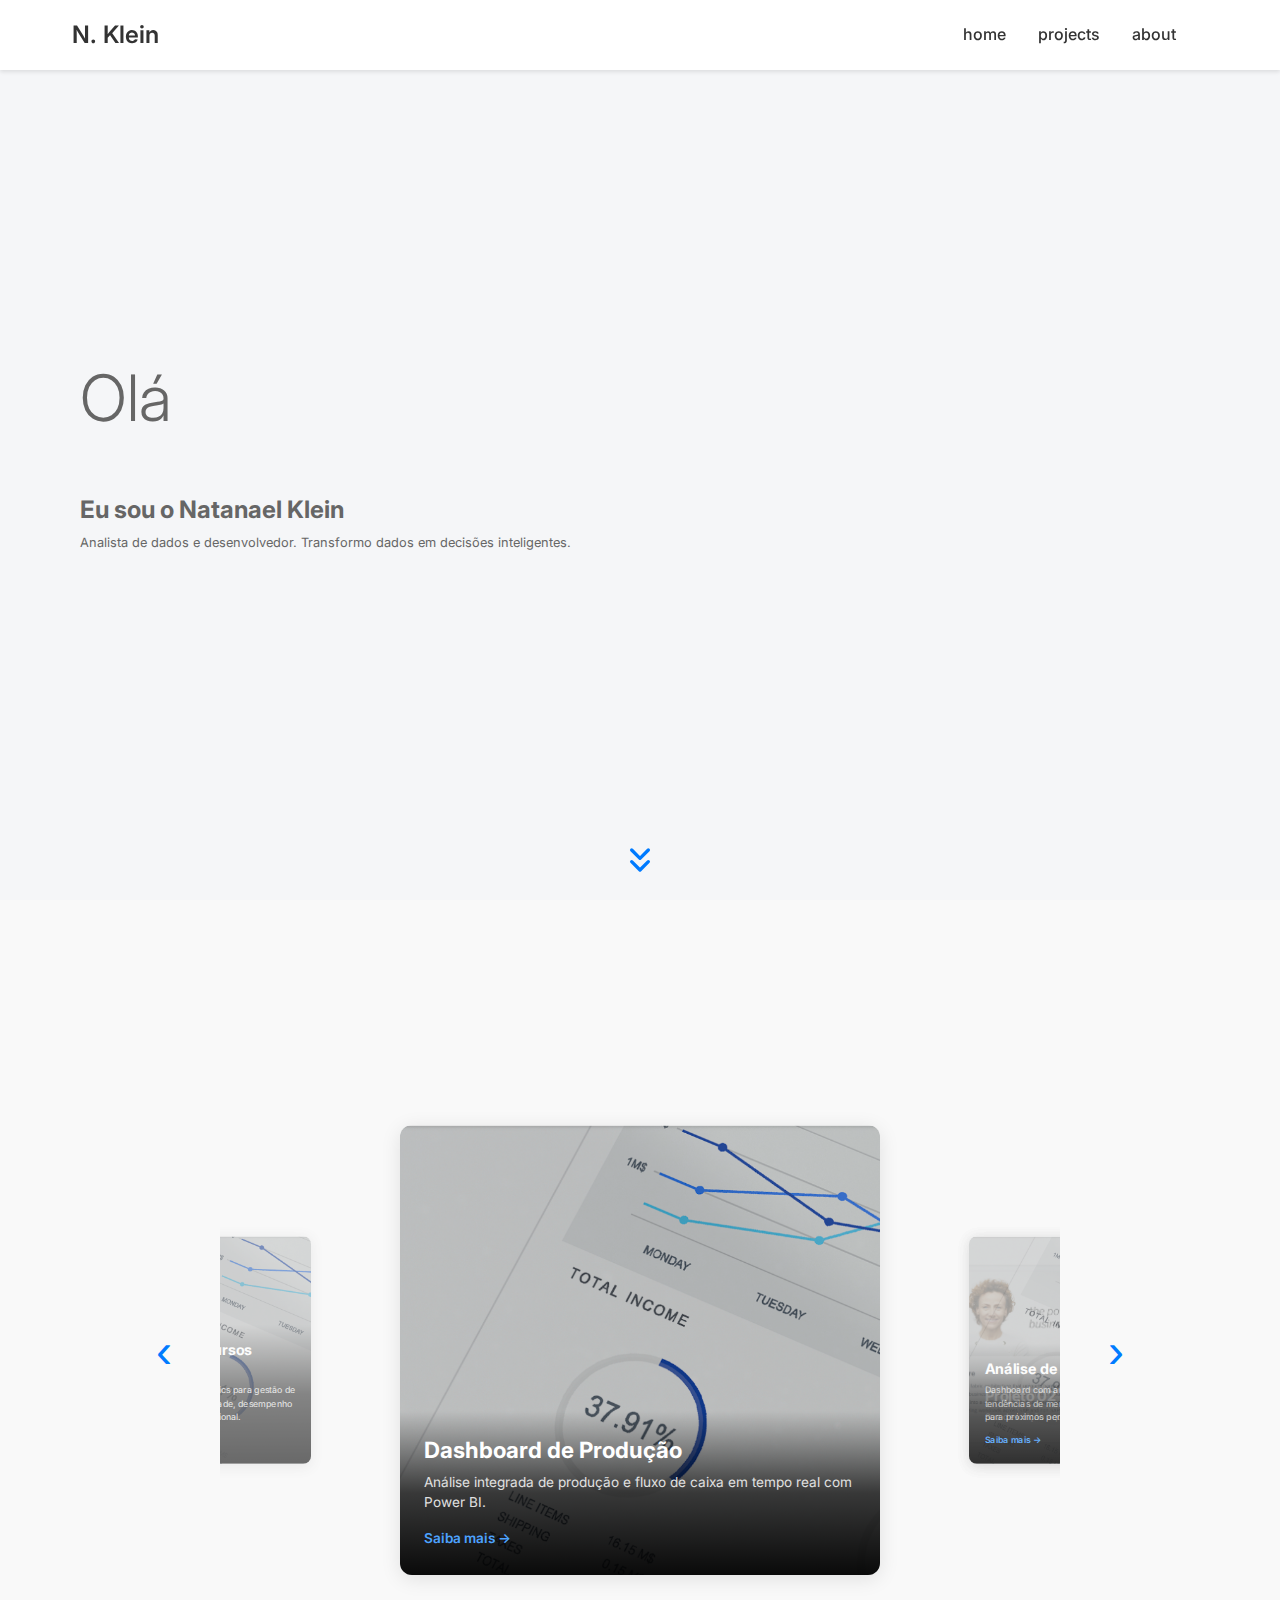
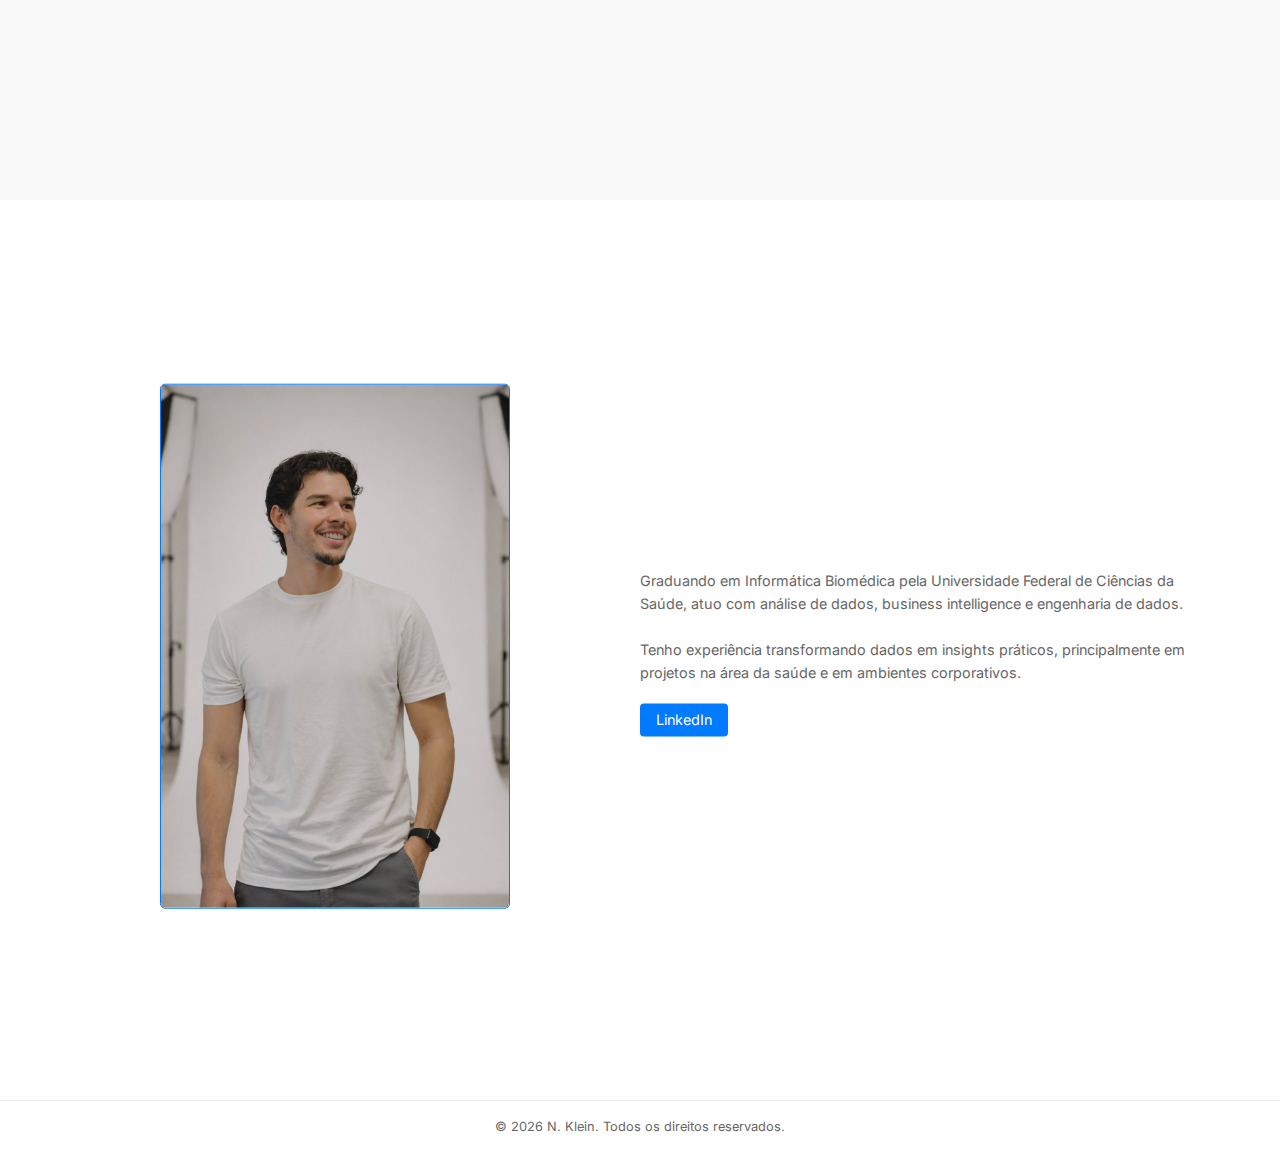
<file: index.html>
<!DOCTYPE html>
<html lang="pt-BR">
<head>
    <meta charset="UTF-8">
    <meta name="viewport" content="width=device-width, initial-scale=1.0">
    <title>Portfólio - N. Klein</title>
    <link rel="preconnect" href="https://fonts.googleapis.com">
    <link rel="preconnect" href="https://fonts.gstatic.com" crossorigin>
    <link href="https://fonts.googleapis.com/css2?family=Inter:wght@300;400;500;600;700&display=swap" rel="stylesheet">
    <link rel="stylesheet" href="style.css">
</head>
<body>
    <!-- Header fixado no topo -->
    <header class="header">
        <nav class="navbar">
            <div class="navbar-left">
                <h1 class="logo">N. Klein</h1>
            </div>
            <div class="navbar-right">
                <ul class="nav-menu">
                    <li><a href="#home">home</a></li>
                    <li><a href="#projetos">projects</a></li>
                    <li><a href="#sobre">about</a></li>
                </ul>
                <!-- <a href="#cv" class="btn-outline">CV</a> -->
            </div>
            <!-- Menu hamburger para mobile -->
            <div class="hamburger" id="hamburger">
                <span></span>
                <span></span>
                <span></span>
            </div>
        </nav>
    </header>

    <!-- Seção principal (Hero) -->
    <main class="hero" id="home">
        <div class="hero-container">
            <div class="hero-left">
                <div class="animated-text">
                    <span id="animated-text"></span>
                </div>
                <h2 class="hero-name">Eu sou o Natanael Klein</h2>
                <p class="hero-subtitle">Analista de dados e desenvolvedor. Transformo dados em decisões inteligentes.</p>
            </div>
        </div>
        <!-- Flecha para rolar para baixo -->
        <div class="scroll-arrow">
            <svg viewBox="0 0 24 24" fill="none" xmlns="http://www.w3.org/2000/svg">
                <path d="M7 13L12 18L17 13M7 6L12 11L17 6" stroke="#007bff" stroke-width="2" stroke-linecap="round" stroke-linejoin="round"/>
            </svg>
        </div>
    </main>

    <!-- Seção Projetos -->
    <section class="projetos" id="projetos">
        <div class="container">
            <div class="projetos-carousel">
                <button class="carousel-nav carousel-nav-left" id="navLeft">‹</button>
                
                <div class="carousel-container">
                    <a href="projeto_01.html" class="project-card project-card-center" data-position="center">
                        <div class="project-image">
                            <img src="images/projeto_01.png" alt="Projeto 01">
                            <div class="project-overlay">
                                <span class="project-overlay-text">Ver Projeto</span>
                            </div>
                        </div>
                        <div class="project-content">
                            <h3 class="project-title">Dashboard de Produção</h3>
                            <p class="project-description">Análise integrada de produção e fluxo de caixa em tempo real com Power BI.</p>
                            <span class="project-link">Saiba mais →</span>
                        </div>
                    </a>

                    <a href="projeto_02.html" class="project-card project-card-right" data-position="right">
                        <div class="project-image">
                            <img src="images/projeto_02.png" alt="Projeto 02">
                            <div class="project-overlay">
                                <span class="project-overlay-text">Ver Projeto</span>
                            </div>
                        </div>
                        <div class="project-content">
                            <h3 class="project-title">Projeto 02</h3>
                            <p class="project-description">Sua descrição aqui.</p>
                            <span class="project-link">Saiba mais →</span>
                        </div>
                    </a>

                    <a href="projeto_03.html" class="project-card project-card-right" data-position="right">
                        <div class="project-image">
                            <img src="images/projeto_01.png" alt="Projeto 03">
                            <div class="project-overlay">
                                <span class="project-overlay-text">Ver Projeto</span>
                            </div>
                        </div>
                        <div class="project-content">
                            <h3 class="project-title">Análise de Vendas</h3>
                            <p class="project-description">Dashboard com análise de vendas, tendências de mercado e previsões para próximos períodos.</p>
                            <span class="project-link">Saiba mais →</span>
                        </div>
                    </a>

                    <a href="projeto_04.html" class="project-card project-card-right" data-position="right">
                        <div class="project-image">
                            <img src="images/projeto_01.png" alt="Projeto 04">
                            <div class="project-overlay">
                                <span class="project-overlay-text">Ver Projeto</span>
                            </div>
                        </div>
                        <div class="project-content">
                            <h3 class="project-title">BI em Recursos Humanos</h3>
                            <p class="project-description">Sistema de analytics para gestão de pessoas, rotatividade, desempenho e clima organizacional.</p>
                            <span class="project-link">Saiba mais →</span>
                        </div>
                    </a>
                </div>

                <button class="carousel-nav carousel-nav-right" id="navRight">›</button>
            </div>
        </div>
    </section>

    <!-- Seção Sobre -->
    <section class="sobre" id="sobre">
        <div class="container">
        <div class="sobre-content">
            <div class="sobre-image">
                <img src="images/me.jpeg" alt="Foto de N. Klein">
            </div>
            <div class="sobre-text">
                <p class="hero-subtitle">Graduando em Informática Biomédica pela Universidade Federal de Ciências da Saúde, atuo com análise de dados, business intelligence e engenharia de dados.<br><br>Tenho experiência transformando dados em insights práticos, principalmente em projetos na área da saúde e em ambientes corporativos.<br><br>   </p>
                <a href="https://www.linkedin.com/in/natanaelklein/" class="btn-link" target="_blank">LinkedIn</a>
            </div>
        </div>
        </div>
    </section>

    <!-- Rodapé -->
    <footer>
        <p>&copy; 2026 N. Klein. Todos os direitos reservados.</p>
    </footer>

    <script src="script.js"></script>
</body>
</html>
</file>
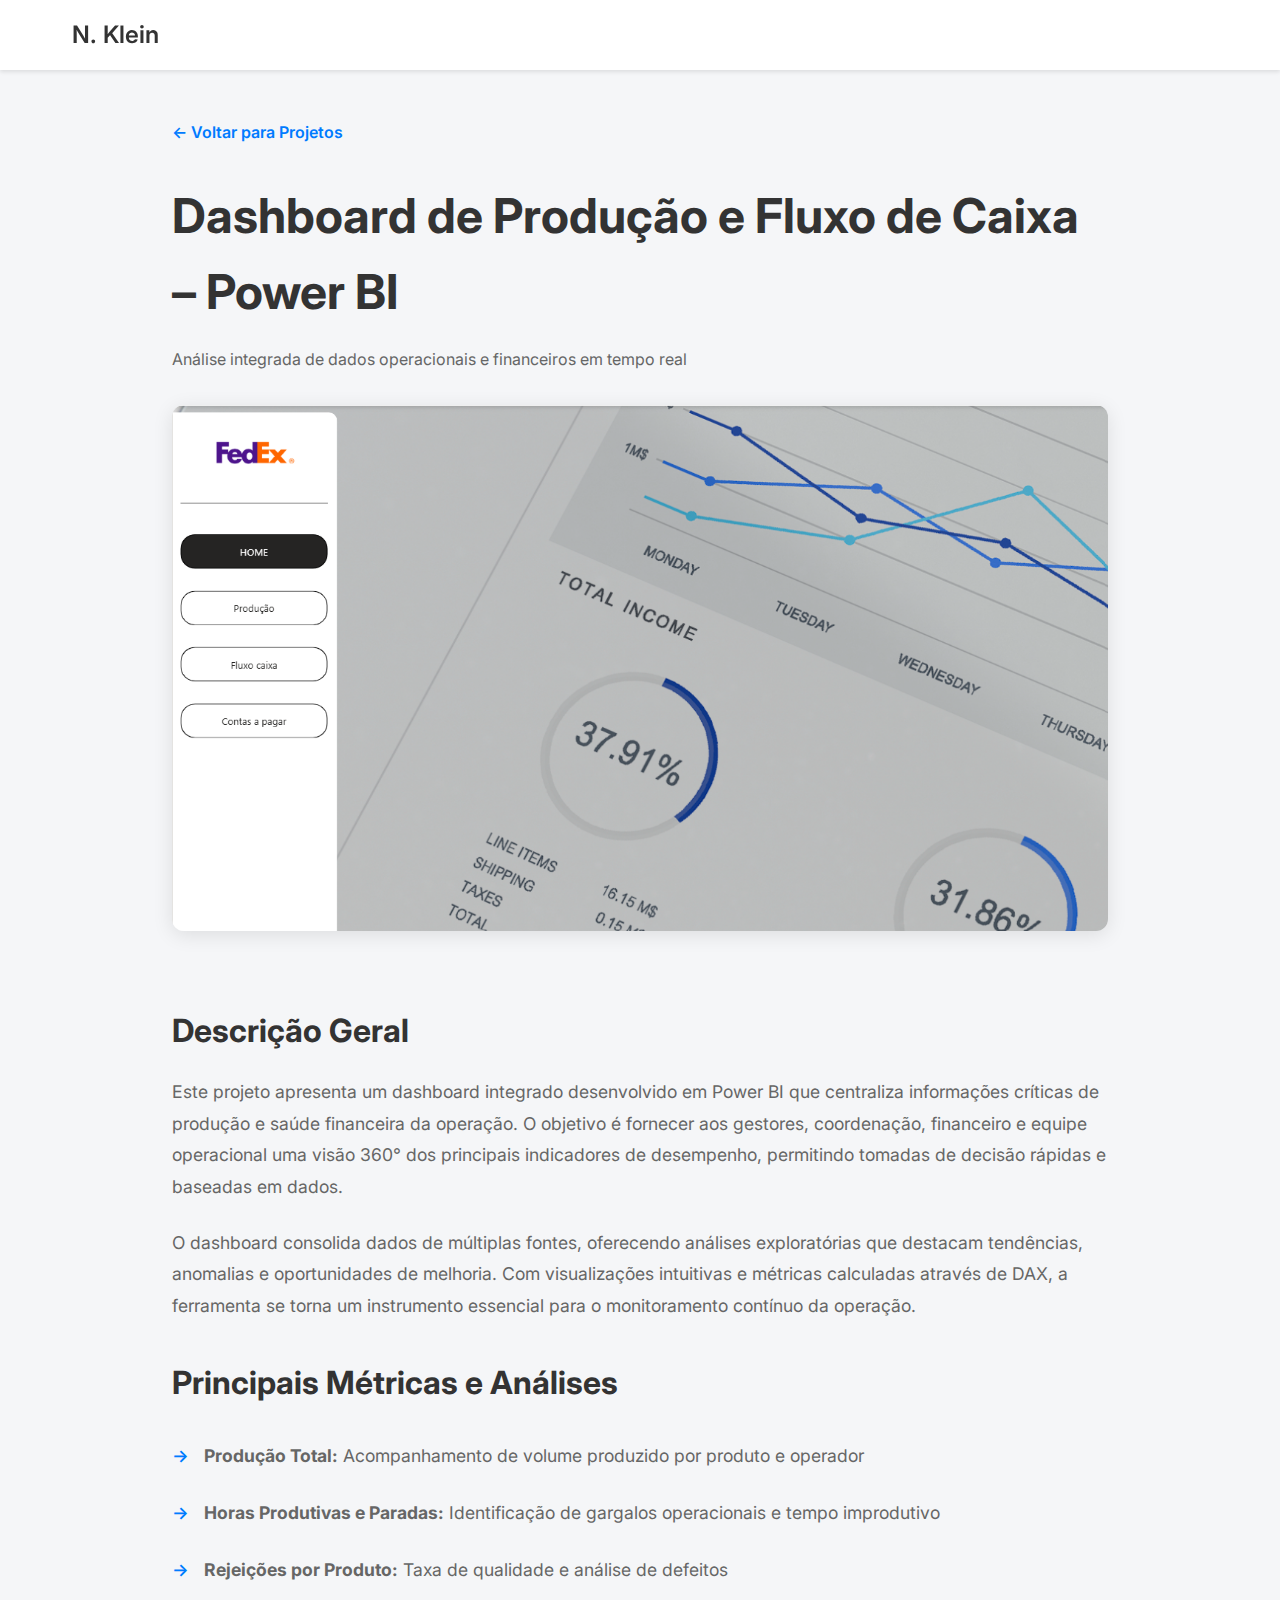
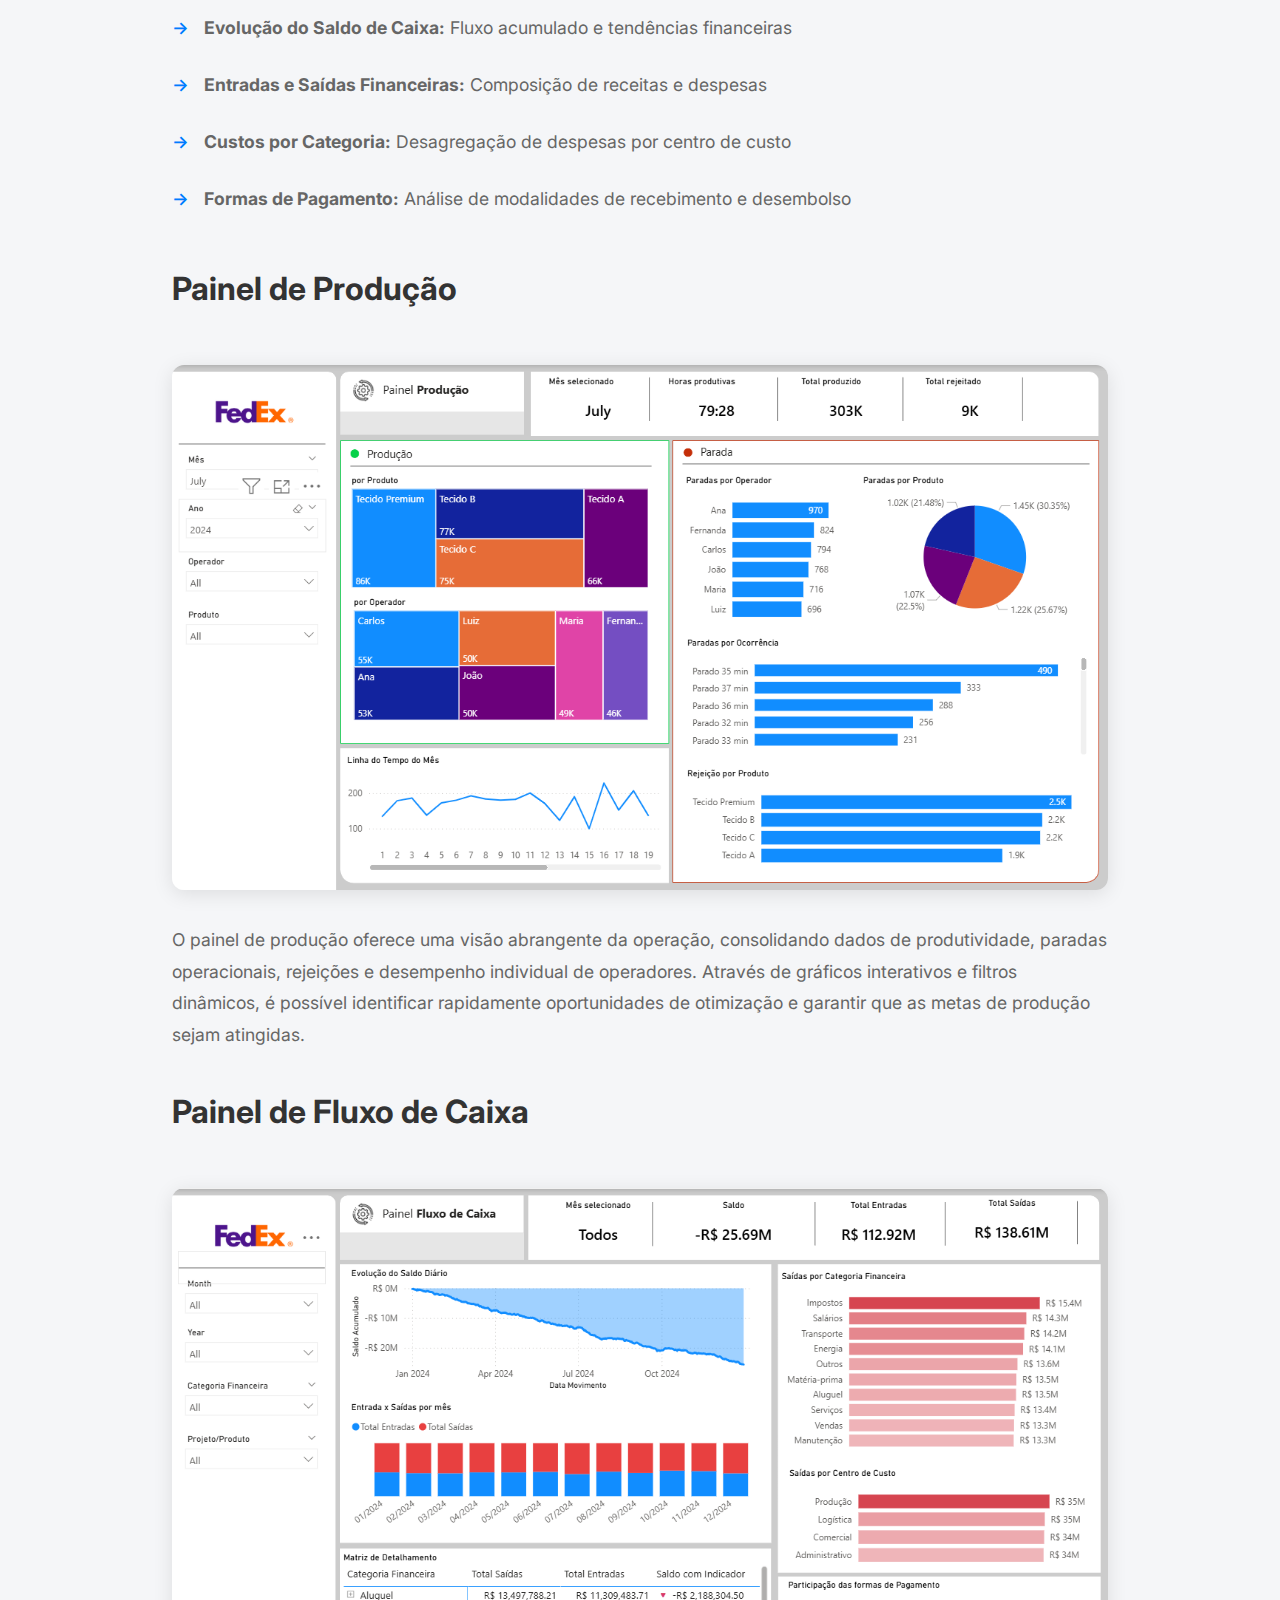
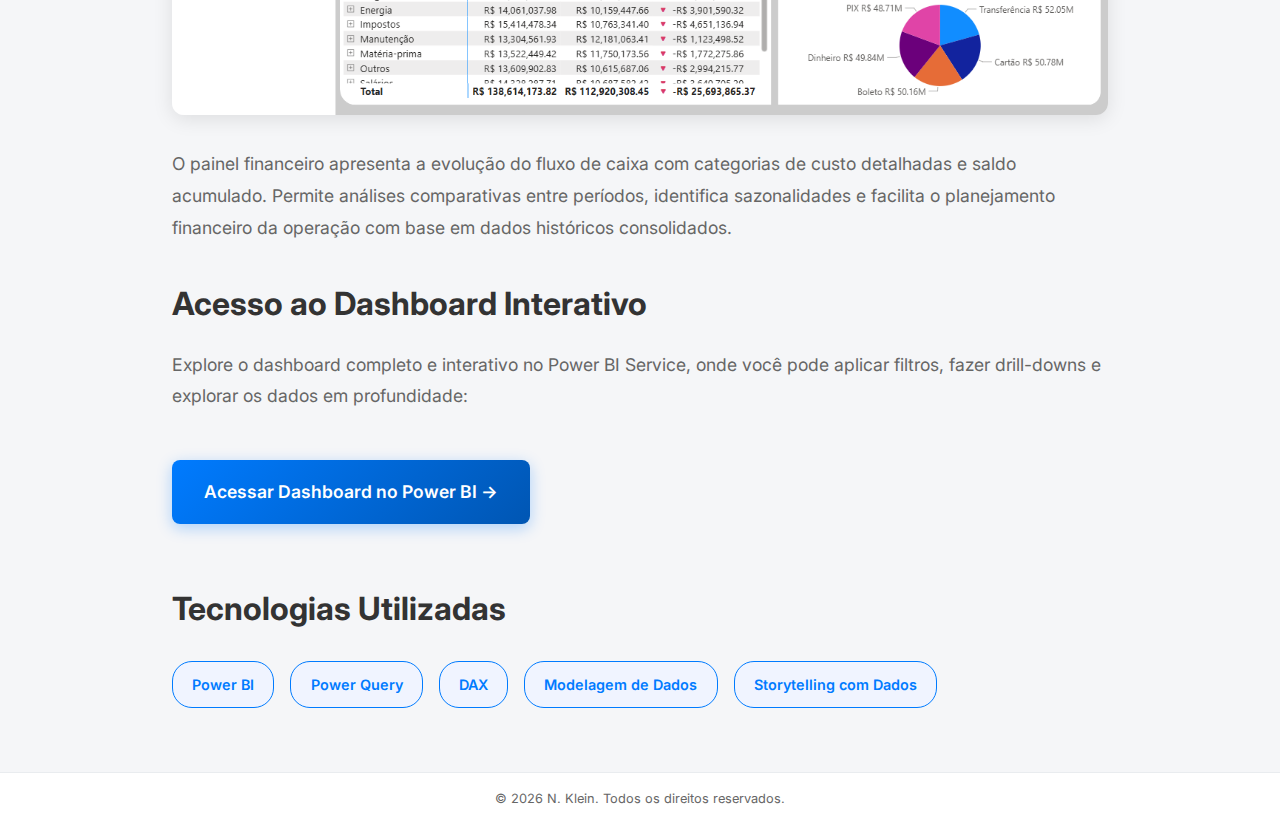
<file: projeto_01.html>
<!DOCTYPE html>
<html lang="pt-BR">
<head>
    <meta charset="UTF-8">
    <meta name="viewport" content="width=device-width, initial-scale=1.0">
    <title>Dashboard Interativo de Análise - N. Klein</title>
    <link rel="preconnect" href="https://fonts.googleapis.com">
    <link rel="preconnect" href="https://fonts.gstatic.com" crossorigin>
    <link href="https://fonts.googleapis.com/css2?family=Inter:wght@300;400;500;600;700&display=swap" rel="stylesheet">
    <link rel="stylesheet" href="style.css">
    <style>
        .project-detail {
            padding: 120px 2rem 4rem;
            max-width: 1000px;
            margin: 0 auto;
            min-height: 100vh;
        }

        .back-button {
            display: inline-flex;
            align-items: center;
            gap: 0.5rem;
            color: #007bff;
            text-decoration: none;
            font-weight: 600;
            margin-bottom: 2rem;
            transition: gap 0.3s ease;
        }

        .back-button:hover {
            gap: 1rem;
        }

        .project-detail-header {
            margin-bottom: 2rem;
        }

        .project-detail-title {
            font-size: 3rem;
            font-weight: 700;
            color: #333;
            margin-bottom: 1rem;
        }

        .project-detail-meta {
            color: #666;
            font-size: 1rem;
            margin-bottom: 2rem;
        }

        .project-detail-image {
            width: 100%;
            border-radius: 12px;
            margin-bottom: 2rem;
            box-shadow: 0 4px 20px rgba(0, 0, 0, 0.1);
        }

        .project-detail-content {
            font-size: 1.1rem;
            line-height: 1.8;
            color: #666;
        }

        .project-detail-content h2 {
            font-size: 2rem;
            color: #333;
            margin: 2rem 0 1rem;
        }

        .project-detail-content p {
            margin-bottom: 1.5rem;
        }

        .metrics-list {
            list-style: none;
            padding: 0;
            margin-bottom: 2rem;
        }

        .metrics-list li {
            padding: 0.8rem 0;
            padding-left: 2rem;
            position: relative;
            color: #666;
            line-height: 1.8;
        }

        .metrics-list li:before {
            content: "→";
            position: absolute;
            left: 0;
            color: #007bff;
            font-weight: 600;
        }

        .section-image {
            width: 100%;
            border-radius: 12px;
            margin: 2rem 0 1.5rem;
            box-shadow: 0 4px 20px rgba(0, 0, 0, 0.1);
        }

        .cta-button {
            display: inline-block;
            background: linear-gradient(135deg, #007bff, #0056b3);
            color: #fff;
            padding: 1rem 2rem;
            border-radius: 8px;
            text-decoration: none;
            font-weight: 600;
            font-size: 1.1rem;
            transition: all 0.3s ease;
            margin: 1.5rem 0;
            box-shadow: 0 4px 15px rgba(0, 123, 255, 0.3);
        }

        .cta-button:hover {
            transform: translateY(-2px);
            box-shadow: 0 6px 20px rgba(0, 123, 255, 0.4);
        }

        .tech-stack {
            display: flex;
            flex-wrap: wrap;
            gap: 1rem;
            margin-top: 1.5rem;
        }

        .tech-badge {
            background-color: #f0f4ff;
            color: #007bff;
            padding: 0.6rem 1.2rem;
            border-radius: 20px;
            font-size: 0.9rem;
            font-weight: 600;
            border: 1px solid #007bff;
        }
    </style>
</head>
<body>
    <!-- Header fixado no topo -->
    <header class="header">
        <nav class="navbar">
            <div class="navbar-left">
                <a href="index.html" style="text-decoration: none; color: inherit;">
                    <h1 class="logo">N. Klein</h1>
                </a>
            </div>
        </nav>
    </header>

    <!-- Conteúdo do Projeto -->
    <div class="project-detail">
        <a href="index.html#projetos" class="back-button">← Voltar para Projetos</a>
        
        <div class="project-detail-header">
            <h1 class="project-detail-title">Dashboard de Produção e Fluxo de Caixa – Power BI</h1>
            <p class="project-detail-meta">Análise integrada de dados operacionais e financeiros em tempo real</p>
        </div>

        <img src="images/projeto_01.png" alt="Dashboard de Produção e Fluxo de Caixa" class="project-detail-image">

        <div class="project-detail-content">
            <h2>Descrição Geral</h2>
            <p>
                Este projeto apresenta um dashboard integrado desenvolvido em Power BI que centraliza informações críticas de produção e saúde financeira da operação. O objetivo é fornecer aos gestores, coordenação, financeiro e equipe operacional uma visão 360° dos principais indicadores de desempenho, permitindo tomadas de decisão rápidas e baseadas em dados.
            </p>
            <p>
                O dashboard consolida dados de múltiplas fontes, oferecendo análises exploratórias que destacam tendências, anomalias e oportunidades de melhoria. Com visualizações intuitivas e métricas calculadas através de DAX, a ferramenta se torna um instrumento essencial para o monitoramento contínuo da operação.
            </p>

            <h2>Principais Métricas e Análises</h2>
            <ul class="metrics-list">
                <li><strong>Produção Total:</strong> Acompanhamento de volume produzido por produto e operador</li>
                <li><strong>Horas Produtivas e Paradas:</strong> Identificação de gargalos operacionais e tempo improdutivo</li>
                <li><strong>Rejeições por Produto:</strong> Taxa de qualidade e análise de defeitos</li>
                <li><strong>Evolução do Saldo de Caixa:</strong> Fluxo acumulado e tendências financeiras</li>
                <li><strong>Entradas e Saídas Financeiras:</strong> Composição de receitas e despesas</li>
                <li><strong>Custos por Categoria:</strong> Desagregação de despesas por centro de custo</li>
                <li><strong>Formas de Pagamento:</strong> Análise de modalidades de recebimento e desembolso</li>
            </ul>

            <h2>Painel de Produção</h2>
            <img src="images/01/producao.png" alt="Painel de Produção" class="section-image">
            <p>
                O painel de produção oferece uma visão abrangente da operação, consolidando dados de produtividade, paradas operacionais, rejeições e desempenho individual de operadores. Através de gráficos interativos e filtros dinâmicos, é possível identificar rapidamente oportunidades de otimização e garantir que as metas de produção sejam atingidas.
            </p>

            <h2>Painel de Fluxo de Caixa</h2>
            <img src="images/01/fluxo.png" alt="Painel de Fluxo de Caixa" class="section-image">
            <p>
                O painel financeiro apresenta a evolução do fluxo de caixa com categorias de custo detalhadas e saldo acumulado. Permite análises comparativas entre períodos, identifica sazonalidades e facilita o planejamento financeiro da operação com base em dados históricos consolidados.
            </p>

            <h2>Acesso ao Dashboard Interativo</h2>
            <p>
                Explore o dashboard completo e interativo no Power BI Service, onde você pode aplicar filtros, fazer drill-downs e explorar os dados em profundidade:
            </p>
            <a href="https://app.powerbi.com/groups/me/reports/b061c6b7-deaf-4098-b3de-a860bb7274a3/2a4bb07e20ad00410c40?language=pt-BR&experience=power-bi" target="_blank" class="cta-button">Acessar Dashboard no Power BI →</a>

            <h2>Tecnologias Utilizadas</h2>
            <div class="tech-stack">
                <span class="tech-badge">Power BI</span>
                <span class="tech-badge">Power Query</span>
                <span class="tech-badge">DAX</span>
                <span class="tech-badge">Modelagem de Dados</span>
                <span class="tech-badge">Storytelling com Dados</span>
            </div>
        </div>
    </div>

    <!-- Rodapé -->
    <footer>
        <p>&copy; 2026 N. Klein. Todos os direitos reservados.</p>
    </footer>
</body>
</html>
</file>
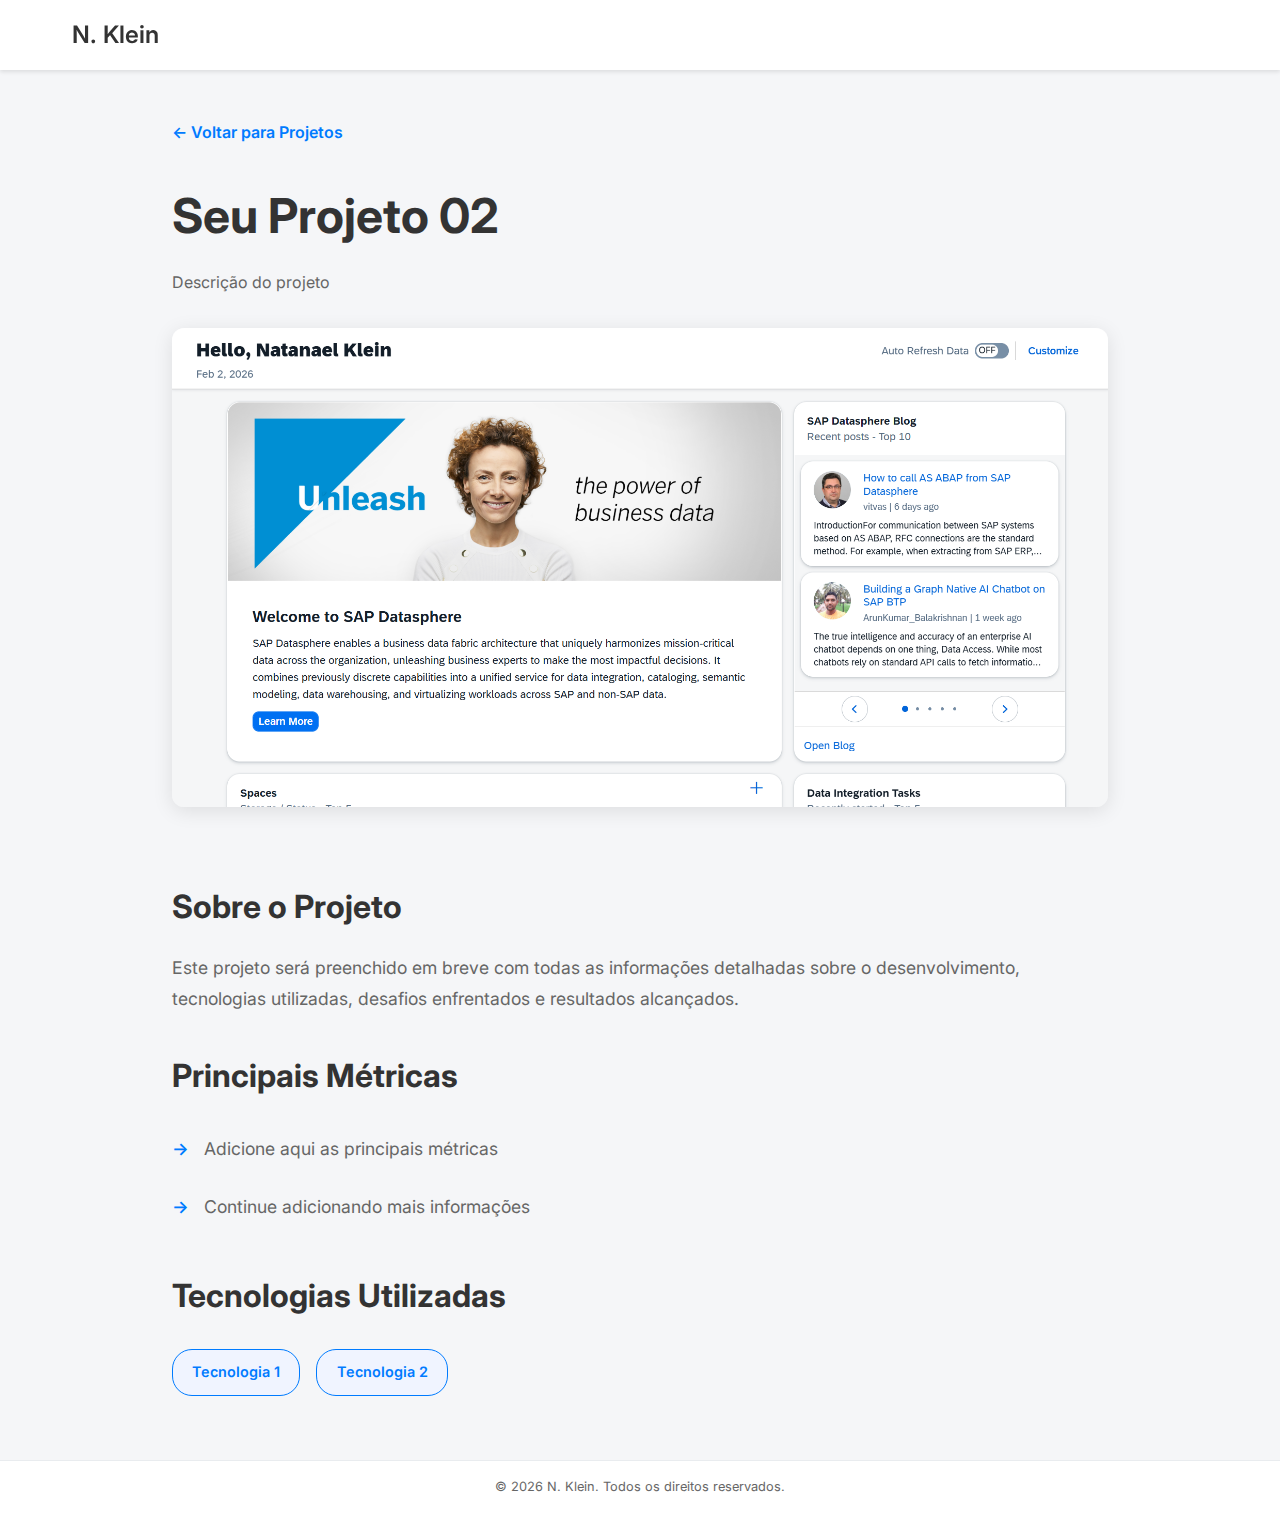
<file: projeto_02.html>
<!DOCTYPE html>
<html lang="pt-BR">
<head>
    <meta charset="UTF-8">
    <meta name="viewport" content="width=device-width, initial-scale=1.0">
    <title>Projeto 02 - N. Klein</title>
    <link rel="preconnect" href="https://fonts.googleapis.com">
    <link rel="preconnect" href="https://fonts.gstatic.com" crossorigin>
    <link href="https://fonts.googleapis.com/css2?family=Inter:wght@300;400;500;600;700&display=swap" rel="stylesheet">
    <link rel="stylesheet" href="style.css">
    <style>
        .project-detail {
            padding: 120px 2rem 4rem;
            max-width: 1000px;
            margin: 0 auto;
            min-height: 100vh;
        }

        .back-button {
            display: inline-flex;
            align-items: center;
            gap: 0.5rem;
            color: #007bff;
            text-decoration: none;
            font-weight: 600;
            margin-bottom: 2rem;
            transition: gap 0.3s ease;
        }

        .back-button:hover {
            gap: 1rem;
        }

        .project-detail-header {
            margin-bottom: 2rem;
        }

        .project-detail-title {
            font-size: 3rem;
            font-weight: 700;
            color: #333;
            margin-bottom: 1rem;
        }

        .project-detail-meta {
            color: #666;
            font-size: 1rem;
            margin-bottom: 2rem;
        }

        .project-detail-image {
            width: 100%;
            border-radius: 12px;
            margin-bottom: 2rem;
            box-shadow: 0 4px 20px rgba(0, 0, 0, 0.1);
        }

        .project-detail-content {
            font-size: 1.1rem;
            line-height: 1.8;
            color: #666;
        }

        .project-detail-content h2 {
            font-size: 2rem;
            color: #333;
            margin: 2rem 0 1rem;
        }

        .project-detail-content p {
            margin-bottom: 1.5rem;
        }

        .metrics-list {
            list-style: none;
            padding: 0;
            margin-bottom: 2rem;
        }

        .metrics-list li {
            padding: 0.8rem 0;
            padding-left: 2rem;
            position: relative;
            color: #666;
            line-height: 1.8;
        }

        .metrics-list li:before {
            content: "→";
            position: absolute;
            left: 0;
            color: #007bff;
            font-weight: 600;
        }

        .section-image {
            width: 100%;
            border-radius: 12px;
            margin: 2rem 0 1.5rem;
            box-shadow: 0 4px 20px rgba(0, 0, 0, 0.1);
        }

        .cta-button {
            display: inline-block;
            background: linear-gradient(135deg, #007bff, #0056b3);
            color: #fff;
            padding: 1rem 2rem;
            border-radius: 8px;
            text-decoration: none;
            font-weight: 600;
            font-size: 1.1rem;
            transition: all 0.3s ease;
            margin: 1.5rem 0;
            box-shadow: 0 4px 15px rgba(0, 123, 255, 0.3);
        }

        .cta-button:hover {
            transform: translateY(-2px);
            box-shadow: 0 6px 20px rgba(0, 123, 255, 0.4);
        }

        .tech-stack {
            display: flex;
            flex-wrap: wrap;
            gap: 1rem;
            margin-top: 1.5rem;
        }

        .tech-badge {
            background-color: #f0f4ff;
            color: #007bff;
            padding: 0.6rem 1.2rem;
            border-radius: 20px;
            font-size: 0.9rem;
            font-weight: 600;
            border: 1px solid #007bff;
        }
    </style>
</head>
<body>
    <!-- Header fixado no topo -->
    <header class="header">
        <nav class="navbar">
            <div class="navbar-left">
                <a href="index.html" style="text-decoration: none; color: inherit;">
                    <h1 class="logo">N. Klein</h1>
                </a>
            </div>
        </nav>
    </header>

    <!-- Conteúdo do Projeto -->
    <div class="project-detail">
        <a href="index.html#projetos" class="back-button">← Voltar para Projetos</a>
        
        <div class="project-detail-header">
            <h1 class="project-detail-title">Seu Projeto 02</h1>
            <p class="project-detail-meta">Descrição do projeto</p>
        </div>

        <img src="images/projeto_02.png" alt="Projeto 02" class="project-detail-image">

        <div class="project-detail-content">
            <h2>Sobre o Projeto</h2>
            <p>
                <!-- Adicione aqui a descrição completa do projeto -->
                Este projeto será preenchido em breve com todas as informações detalhadas sobre o desenvolvimento, 
                tecnologias utilizadas, desafios enfrentados e resultados alcançados.
            </p>

            <h2>Principais Métricas</h2>
            <ul class="metrics-list">
                <li>Adicione aqui as principais métricas</li>
                <li>Continue adicionando mais informações</li>
            </ul>

            <h2>Tecnologias Utilizadas</h2>
            <div class="tech-stack">
                <span class="tech-badge">Tecnologia 1</span>
                <span class="tech-badge">Tecnologia 2</span>
            </div>
        </div>
    </div>

    <!-- Rodapé -->
    <footer>
        <p>&copy; 2026 N. Klein. Todos os direitos reservados.</p>
    </footer>
</body>
</html>
</file>
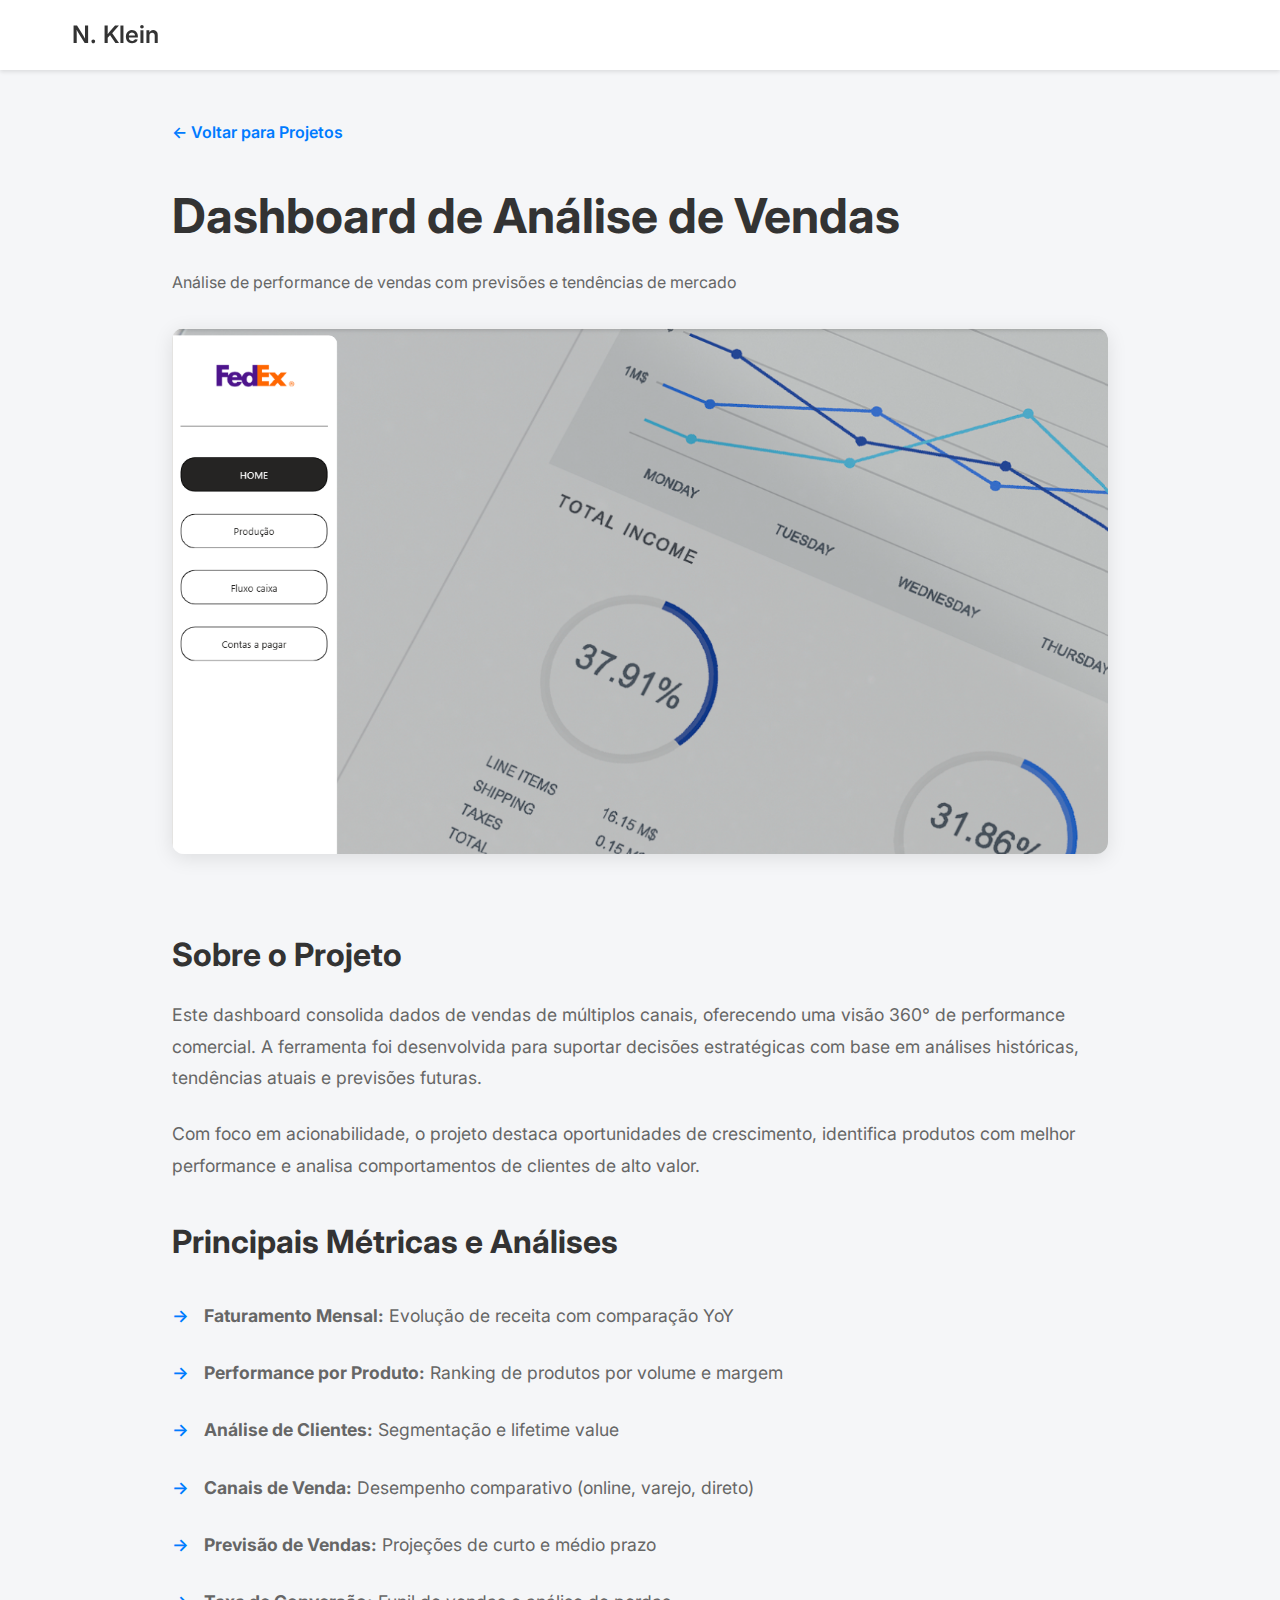
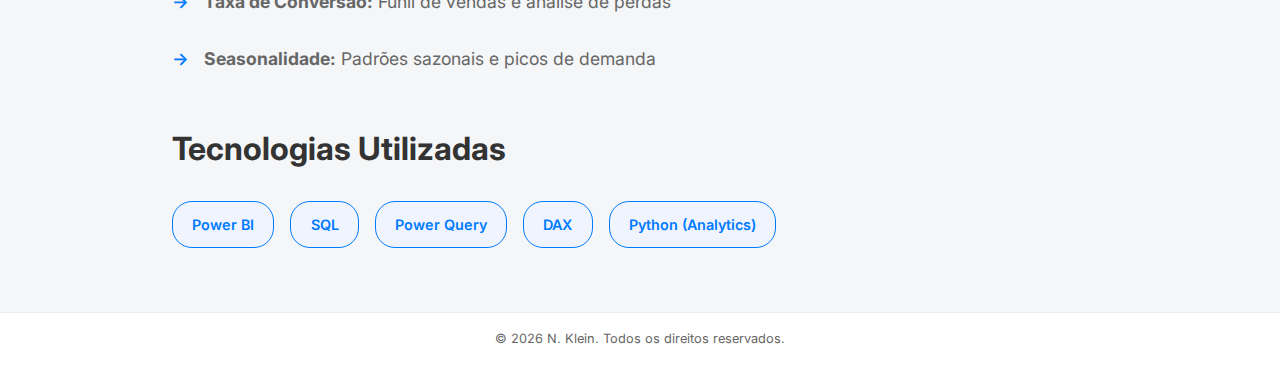
<file: projeto_03.html>
<!DOCTYPE html>
<html lang="pt-BR">
<head>
    <meta charset="UTF-8">
    <meta name="viewport" content="width=device-width, initial-scale=1.0">
    <title>Análise de Vendas - N. Klein</title>
    <link rel="preconnect" href="https://fonts.googleapis.com">
    <link rel="preconnect" href="https://fonts.gstatic.com" crossorigin>
    <link href="https://fonts.googleapis.com/css2?family=Inter:wght@300;400;500;600;700&display=swap" rel="stylesheet">
    <link rel="stylesheet" href="style.css">
    <style>
        .project-detail {
            padding: 120px 2rem 4rem;
            max-width: 1000px;
            margin: 0 auto;
            min-height: 100vh;
        }

        .back-button {
            display: inline-flex;
            align-items: center;
            gap: 0.5rem;
            color: #007bff;
            text-decoration: none;
            font-weight: 600;
            margin-bottom: 2rem;
            transition: gap 0.3s ease;
        }

        .back-button:hover {
            gap: 1rem;
        }

        .project-detail-header {
            margin-bottom: 2rem;
        }

        .project-detail-title {
            font-size: 3rem;
            font-weight: 700;
            color: #333;
            margin-bottom: 1rem;
        }

        .project-detail-meta {
            color: #666;
            font-size: 1rem;
            margin-bottom: 2rem;
        }

        .project-detail-image {
            width: 100%;
            border-radius: 12px;
            margin-bottom: 2rem;
            box-shadow: 0 4px 20px rgba(0, 0, 0, 0.1);
        }

        .project-detail-content {
            font-size: 1.1rem;
            line-height: 1.8;
            color: #666;
        }

        .project-detail-content h2 {
            font-size: 2rem;
            color: #333;
            margin: 2rem 0 1rem;
        }

        .project-detail-content p {
            margin-bottom: 1.5rem;
        }

        .metrics-list {
            list-style: none;
            padding: 0;
            margin-bottom: 2rem;
        }

        .metrics-list li {
            padding: 0.8rem 0;
            padding-left: 2rem;
            position: relative;
            color: #666;
            line-height: 1.8;
        }

        .metrics-list li:before {
            content: "→";
            position: absolute;
            left: 0;
            color: #007bff;
            font-weight: 600;
        }

        .section-image {
            width: 100%;
            border-radius: 12px;
            margin: 2rem 0 1.5rem;
            box-shadow: 0 4px 20px rgba(0, 0, 0, 0.1);
        }

        .cta-button {
            display: inline-block;
            background: linear-gradient(135deg, #007bff, #0056b3);
            color: #fff;
            padding: 1rem 2rem;
            border-radius: 8px;
            text-decoration: none;
            font-weight: 600;
            font-size: 1.1rem;
            transition: all 0.3s ease;
            margin: 1.5rem 0;
            box-shadow: 0 4px 15px rgba(0, 123, 255, 0.3);
        }

        .cta-button:hover {
            transform: translateY(-2px);
            box-shadow: 0 6px 20px rgba(0, 123, 255, 0.4);
        }

        .tech-stack {
            display: flex;
            flex-wrap: wrap;
            gap: 1rem;
            margin-top: 1.5rem;
        }

        .tech-badge {
            background-color: #f0f4ff;
            color: #007bff;
            padding: 0.6rem 1.2rem;
            border-radius: 20px;
            font-size: 0.9rem;
            font-weight: 600;
            border: 1px solid #007bff;
        }
    </style>
</head>
<body>
    <!-- Header fixado no topo -->
    <header class="header">
        <nav class="navbar">
            <div class="navbar-left">
                <a href="index.html" style="text-decoration: none; color: inherit;">
                    <h1 class="logo">N. Klein</h1>
                </a>
            </div>
        </nav>
    </header>

    <!-- Conteúdo do Projeto -->
    <div class="project-detail">
        <a href="index.html#projetos" class="back-button">← Voltar para Projetos</a>
        
        <div class="project-detail-header">
            <h1 class="project-detail-title">Dashboard de Análise de Vendas</h1>
            <p class="project-detail-meta">Análise de performance de vendas com previsões e tendências de mercado</p>
        </div>

        <img src="images/projeto_01.png" alt="Dashboard de Vendas" class="project-detail-image">

        <div class="project-detail-content">
            <h2>Sobre o Projeto</h2>
            <p>
                Este dashboard consolida dados de vendas de múltiplos canais, oferecendo uma visão 360° de performance comercial. A ferramenta foi desenvolvida para suportar decisões estratégicas com base em análises históricas, tendências atuais e previsões futuras.
            </p>
            <p>
                Com foco em acionabilidade, o projeto destaca oportunidades de crescimento, identifica produtos com melhor performance e analisa comportamentos de clientes de alto valor.
            </p>

            <h2>Principais Métricas e Análises</h2>
            <ul class="metrics-list">
                <li><strong>Faturamento Mensal:</strong> Evolução de receita com comparação YoY</li>
                <li><strong>Performance por Produto:</strong> Ranking de produtos por volume e margem</li>
                <li><strong>Análise de Clientes:</strong> Segmentação e lifetime value</li>
                <li><strong>Canais de Venda:</strong> Desempenho comparativo (online, varejo, direto)</li>
                <li><strong>Previsão de Vendas:</strong> Projeções de curto e médio prazo</li>
                <li><strong>Taxa de Conversão:</strong> Funil de vendas e análise de perdas</li>
                <li><strong>Seasonalidade:</strong> Padrões sazonais e picos de demanda</li>
            </ul>

            <h2>Tecnologias Utilizadas</h2>
            <div class="tech-stack">
                <span class="tech-badge">Power BI</span>
                <span class="tech-badge">SQL</span>
                <span class="tech-badge">Power Query</span>
                <span class="tech-badge">DAX</span>
                <span class="tech-badge">Python (Analytics)</span>
            </div>
        </div>
    </div>

    <!-- Rodapé -->
    <footer>
        <p>&copy; 2026 N. Klein. Todos os direitos reservados.</p>
    </footer>
</body>
</html>
</file>
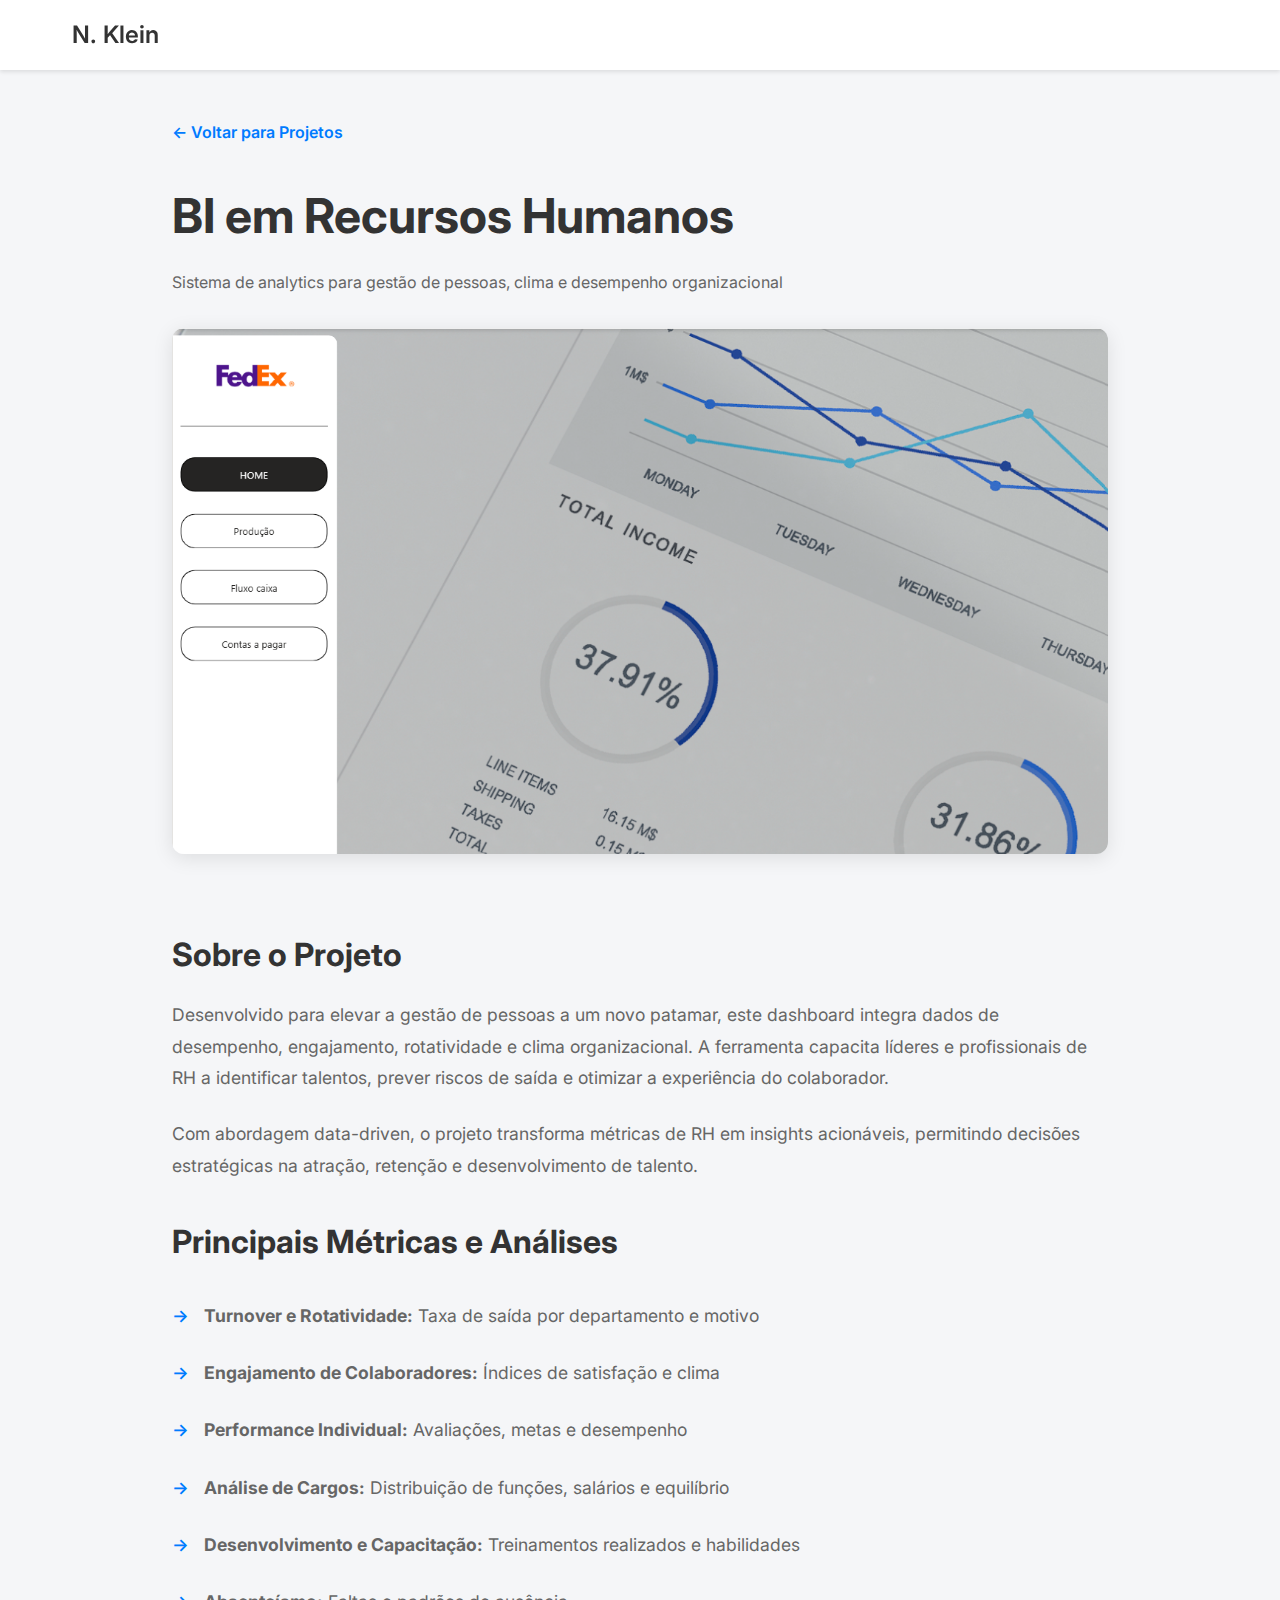
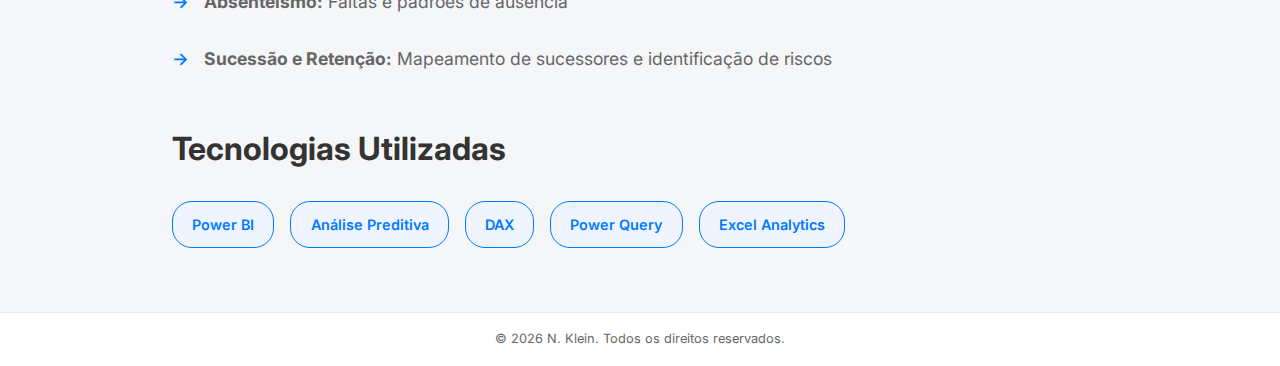
<file: projeto_04.html>
<!DOCTYPE html>
<html lang="pt-BR">
<head>
    <meta charset="UTF-8">
    <meta name="viewport" content="width=device-width, initial-scale=1.0">
    <title>BI em Recursos Humanos - N. Klein</title>
    <link rel="preconnect" href="https://fonts.googleapis.com">
    <link rel="preconnect" href="https://fonts.gstatic.com" crossorigin>
    <link href="https://fonts.googleapis.com/css2?family=Inter:wght@300;400;500;600;700&display=swap" rel="stylesheet">
    <link rel="stylesheet" href="style.css">
    <style>
        .project-detail {
            padding: 120px 2rem 4rem;
            max-width: 1000px;
            margin: 0 auto;
            min-height: 100vh;
        }

        .back-button {
            display: inline-flex;
            align-items: center;
            gap: 0.5rem;
            color: #007bff;
            text-decoration: none;
            font-weight: 600;
            margin-bottom: 2rem;
            transition: gap 0.3s ease;
        }

        .back-button:hover {
            gap: 1rem;
        }

        .project-detail-header {
            margin-bottom: 2rem;
        }

        .project-detail-title {
            font-size: 3rem;
            font-weight: 700;
            color: #333;
            margin-bottom: 1rem;
        }

        .project-detail-meta {
            color: #666;
            font-size: 1rem;
            margin-bottom: 2rem;
        }

        .project-detail-image {
            width: 100%;
            border-radius: 12px;
            margin-bottom: 2rem;
            box-shadow: 0 4px 20px rgba(0, 0, 0, 0.1);
        }

        .project-detail-content {
            font-size: 1.1rem;
            line-height: 1.8;
            color: #666;
        }

        .project-detail-content h2 {
            font-size: 2rem;
            color: #333;
            margin: 2rem 0 1rem;
        }

        .project-detail-content p {
            margin-bottom: 1.5rem;
        }

        .metrics-list {
            list-style: none;
            padding: 0;
            margin-bottom: 2rem;
        }

        .metrics-list li {
            padding: 0.8rem 0;
            padding-left: 2rem;
            position: relative;
            color: #666;
            line-height: 1.8;
        }

        .metrics-list li:before {
            content: "→";
            position: absolute;
            left: 0;
            color: #007bff;
            font-weight: 600;
        }

        .section-image {
            width: 100%;
            border-radius: 12px;
            margin: 2rem 0 1.5rem;
            box-shadow: 0 4px 20px rgba(0, 0, 0, 0.1);
        }

        .cta-button {
            display: inline-block;
            background: linear-gradient(135deg, #007bff, #0056b3);
            color: #fff;
            padding: 1rem 2rem;
            border-radius: 8px;
            text-decoration: none;
            font-weight: 600;
            font-size: 1.1rem;
            transition: all 0.3s ease;
            margin: 1.5rem 0;
            box-shadow: 0 4px 15px rgba(0, 123, 255, 0.3);
        }

        .cta-button:hover {
            transform: translateY(-2px);
            box-shadow: 0 6px 20px rgba(0, 123, 255, 0.4);
        }

        .tech-stack {
            display: flex;
            flex-wrap: wrap;
            gap: 1rem;
            margin-top: 1.5rem;
        }

        .tech-badge {
            background-color: #f0f4ff;
            color: #007bff;
            padding: 0.6rem 1.2rem;
            border-radius: 20px;
            font-size: 0.9rem;
            font-weight: 600;
            border: 1px solid #007bff;
        }
    </style>
</head>
<body>
    <!-- Header fixado no topo -->
    <header class="header">
        <nav class="navbar">
            <div class="navbar-left">
                <a href="index.html" style="text-decoration: none; color: inherit;">
                    <h1 class="logo">N. Klein</h1>
                </a>
            </div>
        </nav>
    </header>

    <!-- Conteúdo do Projeto -->
    <div class="project-detail">
        <a href="index.html#projetos" class="back-button">← Voltar para Projetos</a>
        
        <div class="project-detail-header">
            <h1 class="project-detail-title">BI em Recursos Humanos</h1>
            <p class="project-detail-meta">Sistema de analytics para gestão de pessoas, clima e desempenho organizacional</p>
        </div>

        <img src="images/projeto_01.png" alt="BI em RH" class="project-detail-image">

        <div class="project-detail-content">
            <h2>Sobre o Projeto</h2>
            <p>
                Desenvolvido para elevar a gestão de pessoas a um novo patamar, este dashboard integra dados de desempenho, engajamento, rotatividade e clima organizacional. A ferramenta capacita líderes e profissionais de RH a identificar talentos, prever riscos de saída e otimizar a experiência do colaborador.
            </p>
            <p>
                Com abordagem data-driven, o projeto transforma métricas de RH em insights acionáveis, permitindo decisões estratégicas na atração, retenção e desenvolvimento de talento.
            </p>

            <h2>Principais Métricas e Análises</h2>
            <ul class="metrics-list">
                <li><strong>Turnover e Rotatividade:</strong> Taxa de saída por departamento e motivo</li>
                <li><strong>Engajamento de Colaboradores:</strong> Índices de satisfação e clima</li>
                <li><strong>Performance Individual:</strong> Avaliações, metas e desempenho</li>
                <li><strong>Análise de Cargos:</strong> Distribuição de funções, salários e equilíbrio</li>
                <li><strong>Desenvolvimento e Capacitação:</strong> Treinamentos realizados e habilidades</li>
                <li><strong>Absenteísmo:</strong> Faltas e padrões de ausência</li>
                <li><strong>Sucessão e Retenção:</strong> Mapeamento de sucessores e identificação de riscos</li>
            </ul>

            <h2>Tecnologias Utilizadas</h2>
            <div class="tech-stack">
                <span class="tech-badge">Power BI</span>
                <span class="tech-badge">Análise Preditiva</span>
                <span class="tech-badge">DAX</span>
                <span class="tech-badge">Power Query</span>
                <span class="tech-badge">Excel Analytics</span>
            </div>
        </div>
    </div>

    <!-- Rodapé -->
    <footer>
        <p>&copy; 2026 N. Klein. Todos os direitos reservados.</p>
    </footer>
</body>
</html>
</file>
<file: style.css>
/* Reset básico */
* {
    margin: 0;
    padding: 0;
    box-sizing: border-box;
}

/* Corpo da página */
body {
    font-family: 'Inter', sans-serif;
    line-height: 1.6;
    color: #333;
    background-color: #f5f6f8;
}

/* Header fixado */
.header {
    position: fixed;
    top: 0;
    left: 0;
    width: 100%;
    background-color: #fff;
    box-shadow: 0 2px 4px rgba(0, 0, 0, 0.1);
    z-index: 1000;
}

.navbar {
    display: flex;
    justify-content: space-between;
    align-items: center;
    padding: 1rem 2rem;
    max-width: 1200px;
    margin: 0 auto;
}

.navbar-left .logo {
    font-size: 1.5rem;
    font-weight: 600;
    color: #333;
}

.navbar-right {
    display: flex;
    align-items: center;
}

.nav-menu {
    display: flex;
    list-style: none;
    margin-right: 2rem;
}

.nav-menu li {
    margin-left: 2rem;
}

.nav-menu a {
    text-decoration: none;
    color: #333;
    font-weight: 500;
    transition: color 0.3s;
}

.nav-menu a:hover {
    color: #007bff;
}

/* Menu hamburger para mobile */
.hamburger {
    display: none;
    flex-direction: column;
    cursor: pointer;
}

.hamburger span {
    width: 25px;
    height: 3px;
    background-color: #333;
    margin: 3px 0;
    transition: 0.3s;
}

/* Hero section */
.hero {
    padding-top: 80px; /* Altura do header */
    min-height: 100vh;
    display: flex;
    align-items: center;
    position: relative;
}

.scroll-arrow {
    position: absolute;
    bottom: 20px;
    left: 50%;
    transform: translateX(-50%);
    width: 40px;
    height: 40px;
    display: flex;
    align-items: center;
    justify-content: center;
    animation: bounce 2s infinite;
}

.scroll-arrow svg {
    width: 100%;
    height: 100%;
}

@keyframes bounce {
    0%, 20%, 50%, 80%, 100% {
        transform: translateX(-50%) translateY(0);
    }
    40% {
        transform: translateX(-50%) translateY(-10px);
    }
    60% {
        transform: translateX(-50%) translateY(-5px);
    }
}

.hero-container {
    max-width: 1200px;
    margin: 0;
    padding: 2rem 2rem 2rem 5rem;
    display: flex;
    align-items: center;
    gap: 4rem;
}

.hero-left {
    flex: 1;
}

/* Animação Helo, Hola, Olá */
.animated-text {
    font-size: 4.0rem;
    font-weight: 300;
    margin-bottom: 2rem;
    color: #666;    min-height: 7rem;}

.hero-name {
    font-size: 1.5rem;
    font-weight: 700;
    margin-bottom: 0.2rem;
    color: #666;
}

.hero-subtitle {
    font-size: 0.8rem;
    margin-top: 0.2rem;
    margin-bottom: 5rem;
    color: #666;
}

/* Responsividade */
@media (max-width: 768px) {
    .navbar {
        padding: 1rem;
    }

    .nav-menu {
        display: none;
        position: absolute;
        top: 100%;
        left: 0;
        width: 100%;
        background-color: #fff;
        flex-direction: column;
        padding: 1rem 0;
        box-shadow: 0 2px 4px rgba(0, 0, 0, 0.1);
    }

    .nav-menu.active {
        display: flex;
    }

    .nav-menu li {
        margin: 0.rem 0;
        text-align: center;
    }

    .hamburger {
        display: flex;
    }

    .hero-container {
        flex-direction: column;
        text-align: center;
        gap: 2rem;
    }

    .hero-name {
        font-size: 3.125rem;
    }

    .hero-subtitle {
        font-size: 1.25rem;
    }

    .scroll-arrow {
        display: none;
    }

    .image-placeholder {
        max-width: 300px;
        height: 300px;
    }
}

/* Responsividade */
@media (max-width: 768px) {
    .grid {
        grid-template-columns: 1fr;
    }

    .section-title {
        font-size: 1.44rem;
    }

    .section-subtitle {
        font-size: 0.72rem;
    }
}

@media (min-width: 769px) and (max-width: 1024px) {
    .grid {
        grid-template-columns: repeat(2, 1fr);
    }
}

/* Seção Meus Últimos Projetos */
.projetos {
    padding: 4rem 0;
    background-color: #f9f9f9;
    min-height: 100vh;
    display: flex;
    align-items: center;
    justify-content: center;
}

.projetos .container {
    display: flex;
    align-items: center;
    justify-content: center;
    width: 100%;
}

.projetos-carousel {
    display: flex;
    align-items: center;
    justify-content: center;
    gap: 2rem;
    width: 100%;
    max-width: 1000px;
}

.carousel-container {
    position: relative;
    width: 100%;
    height: 500px;
    display: flex;
    align-items: center;
    justify-content: center;
    overflow: hidden;
}

.carousel-nav {
    background: none;
    border: none;
    font-size: 3rem;
    color: #007bff;
    cursor: pointer;
    padding: 0 1rem;
    transition: all 0.3s ease;
    flex-shrink: 0;
}

.carousel-nav:hover {
    color: #0056b3;
    transform: scale(1.2);
}

.project-card {
    position: absolute;
    transition: all 0.5s cubic-bezier(0.68, -0.55, 0.265, 1.55);
    text-decoration: none;
    color: inherit;
    border-radius: 12px;
    overflow: hidden;
    box-shadow: 0 4px 20px rgba(0, 0, 0, 0.1);
}

.project-card-center {
    max-width: 480px;
    width: 100%;
    z-index: 10;
    opacity: 1;
    transform: translateX(0) scale(1);
    height: 450px;
}

.project-card-left {
    max-width: 280px;
    width: 100%;
    z-index: 5;
    opacity: 0.6;
    transform: translateX(-420px) scale(0.65);
    cursor: pointer;
    height: 350px;
}

.project-card-right {
    max-width: 280px;
    width: 100%;
    z-index: 5;
    opacity: 0.6;
    transform: translateX(420px) scale(0.65);
    cursor: pointer;
    height: 350px;
}

.project-card-center:hover {
    opacity: 1;
}

.project-image {
    position: absolute;
    top: 0;
    left: 0;
    width: 100%;
    height: 100%;
    overflow: hidden;
}

.project-image img {
    width: 100%;
    height: 100%;
    object-fit: cover;
    transition: transform 0.4s ease;
}

.project-card:hover .project-image img {
    transform: scale(1.05);
}

.project-overlay {
    position: absolute;
    top: 0;
    left: 0;
    width: 100%;
    height: 100%;
    background: linear-gradient(135deg, rgba(0, 123, 255, 0.9), rgba(0, 86, 179, 0.9));
    display: flex;
    align-items: center;
    justify-content: center;
    opacity: 0;
    transition: opacity 0.4s ease;
}

.project-card:hover .project-overlay {
    opacity: 1;
}

.project-overlay-text {
    color: #fff;
    font-size: 1.5rem;
    font-weight: 600;
    text-transform: uppercase;
    letter-spacing: 2px;
}

.project-content {
    position: absolute;
    bottom: 0;
    left: 0;
    right: 0;
    padding: 1.5rem;
    background: linear-gradient(to top, rgba(0, 0, 0, 0.95) 0%, rgba(0, 0, 0, 0.7) 50%, transparent 100%);
    color: #fff;
    z-index: 2;
}

.project-title {
    font-size: 1.4rem;
    font-weight: 700;
    color: #fff;
    margin-bottom: 0.5rem;
    line-height: 1.3;
}

.project-description {
    font-size: 0.85rem;
    color: #e0e0e0;
    line-height: 1.5;
    margin-bottom: 0.8rem;
}

.project-link {
    display: inline-flex;
    align-items: center;
    color: #4da3ff;
    font-weight: 600;
    font-size: 0.85rem;
    transition: gap 0.3s ease;
}

.project-card:hover .project-link {
    gap: 0.5rem;
}

.section-title {
    font-size: 2.5rem;
    font-weight: 700;
    color: #333;
    text-align: center;
    margin-bottom: 3rem;
}

.projetos-grid {
    display: flex;
    justify-content: center;
    align-items: center;
    padding: 0 2rem;
}

.grid-projetos {
    display: grid;
    grid-template-columns: repeat(3, 1fr);
    gap: 2rem;
}

.projeto-card {
    background-color: #fff;
    border-radius: 8px;
    box-shadow: 0 2px 8px rgba(0, 0, 0, 0.1);
    overflow: hidden;
    transition: transform 0.3s, box-shadow 0.3s;
}

.projeto-card:hover {
    transform: translateY(-5px);
    box-shadow: 0 4px 16px rgba(0, 0, 0, 0.15);
}

.projeto-imagem {
    height: 200px;
    background-color: #e9ecef;
    display: flex;
    align-items: center;
    justify-content: center;
    color: #666;
    font-size: 1.2rem;
}

.projeto-conteudo {
    padding: 1.5rem;
}

.projeto-titulo {
    font-size: 1.25rem;
    font-weight: 600;
    margin-bottom: 0.5rem;
    color: #333;
}

.projeto-data {
    font-size: 0.9rem;
    color: #666;
    margin-bottom: 1rem;
}

.projeto-descricao {
    font-size: 1rem;
    color: #666;
    line-height: 1.5;
    margin-bottom: 1.5rem;
}

.projeto-links {
    display: flex;
    gap: 1rem;
}

.btn-link {
    padding: 0.5rem 1rem;
    background-color: #007bff;
    color: #fff;
    text-decoration: none;
    font-size: 0.9rem;
    border-radius: 4px;
    transition: background-color 0.3s;
}

.btn-link:hover {
    background-color: #0056b3;
}

/* Rodapé */
footer {
    text-align: center;
    padding: 1rem 0;
    background-color: #fff;
    color: #666;
    font-size: 0.8rem;
    border-top: 1px solid #e9ecef;
}

/* Seção Sobre */
.sobre {
    padding: 4rem 0;
    background-color: #fff;
    min-height: 100vh;
    display: flex;
    align-items: center;
    position: relative;
}

.sobre-content {
    width: 100%;
}

.sobre-image {
    position: absolute;
    left: 10rem;
    top: 50%;
    transform: translateY(-50%);
}

.sobre-image img {
    width: 350px;
    height: 525px;
    border: 1px solid #007bff;
    border-radius: 5px;
}

.sobre-text {
    position: absolute;
    left: 40rem;
    right: 5rem;
    top: 50%;
    transform: translateY(-50%);
}

.sobre-text .hero-subtitle {
    font-size: 0.9rem;
    text-align: left;
    margin-bottom: 0;
}

/* Responsividade para cards de projeto */
@media (max-width: 768px) {
    .section-title {
        font-size: 2rem;
        margin-bottom: 2rem;
    }

    .project-image {
        height: 250px;
    }

    .project-content {
        padding: 1.5rem;
    }

    .project-title {
        font-size: 1.4rem;
    }

    .project-description {
        font-size: 0.9rem;
    }

    .sobre-image {
        position: relative;
        left: 0;
        top: 0;
        transform: none;
        text-align: center;
        margin-bottom: 2rem;
    }

    .sobre-image img {
        width: 280px;
        height: 420px;
    }

    .sobre-text {
        position: relative;
        left: 0;
        right: 0;
        top: 0;
        transform: none;
        padding: 0 1rem;
    }
}
</file>
